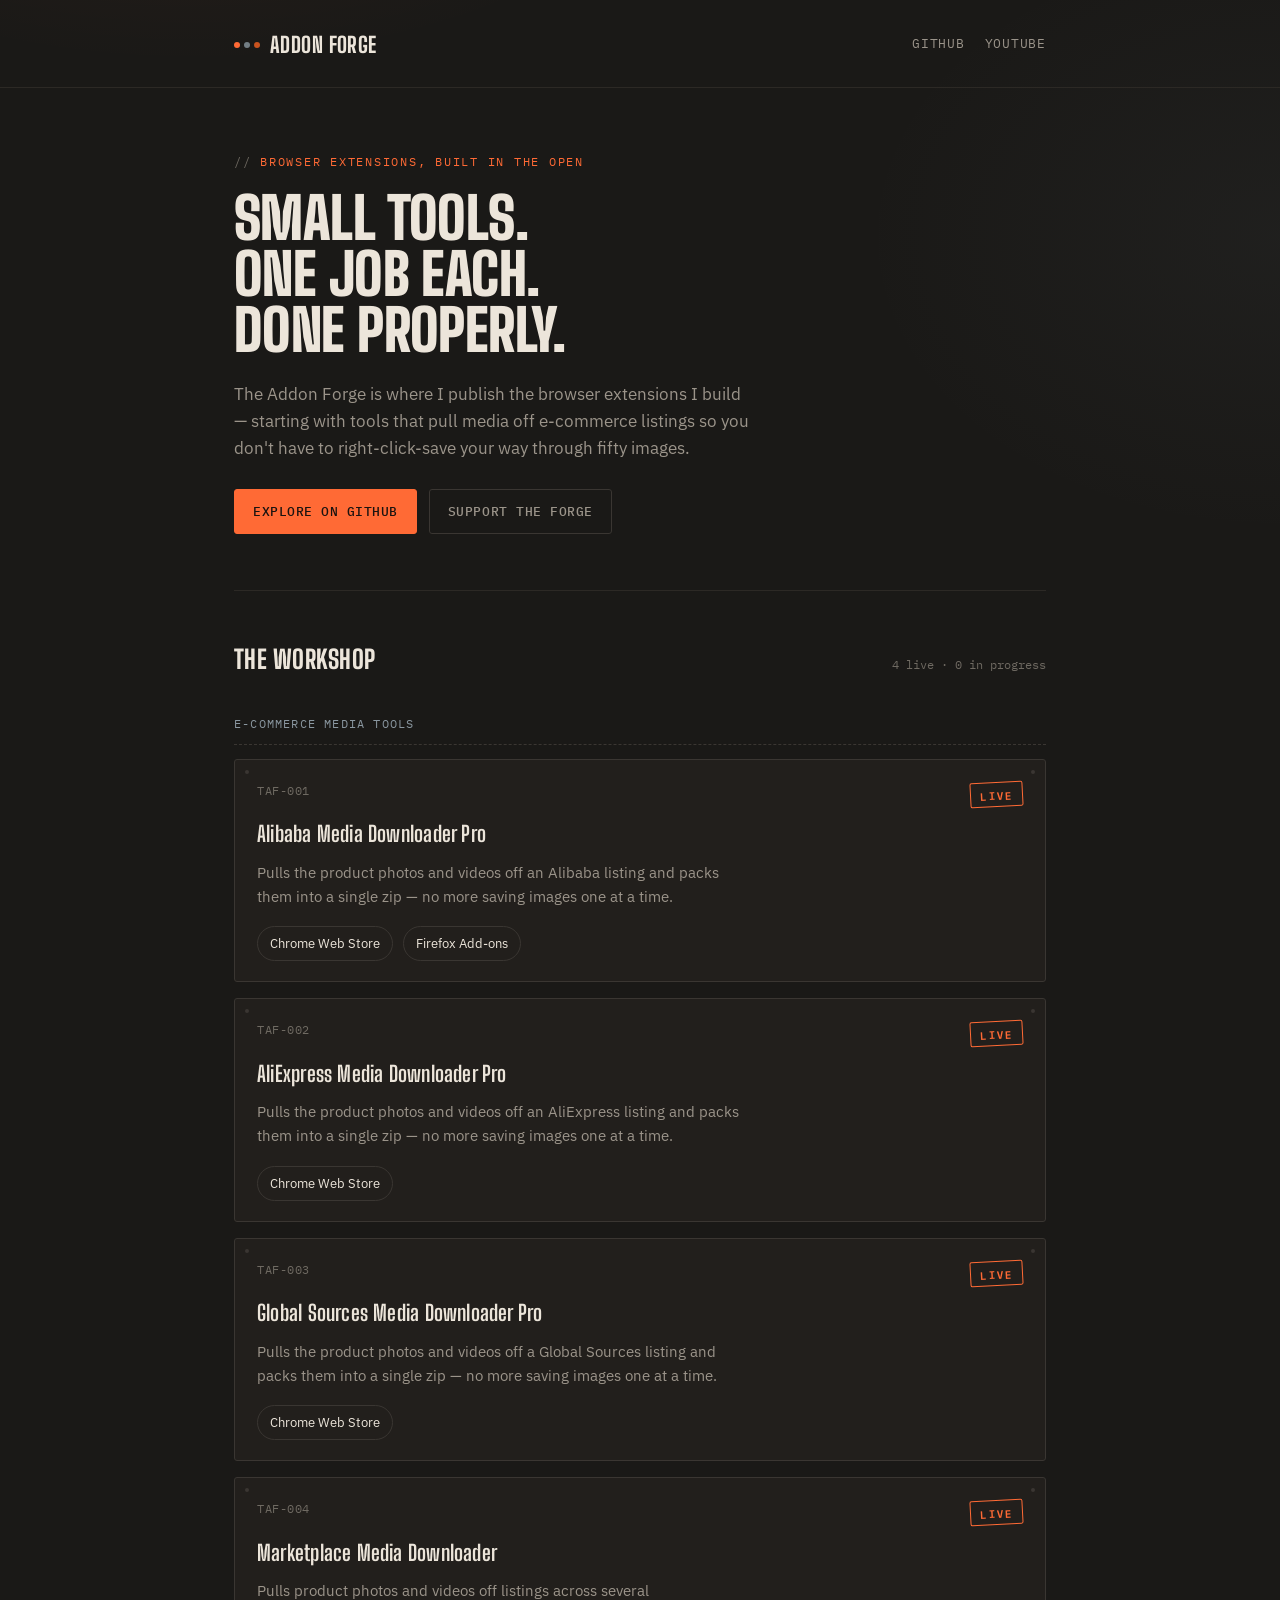
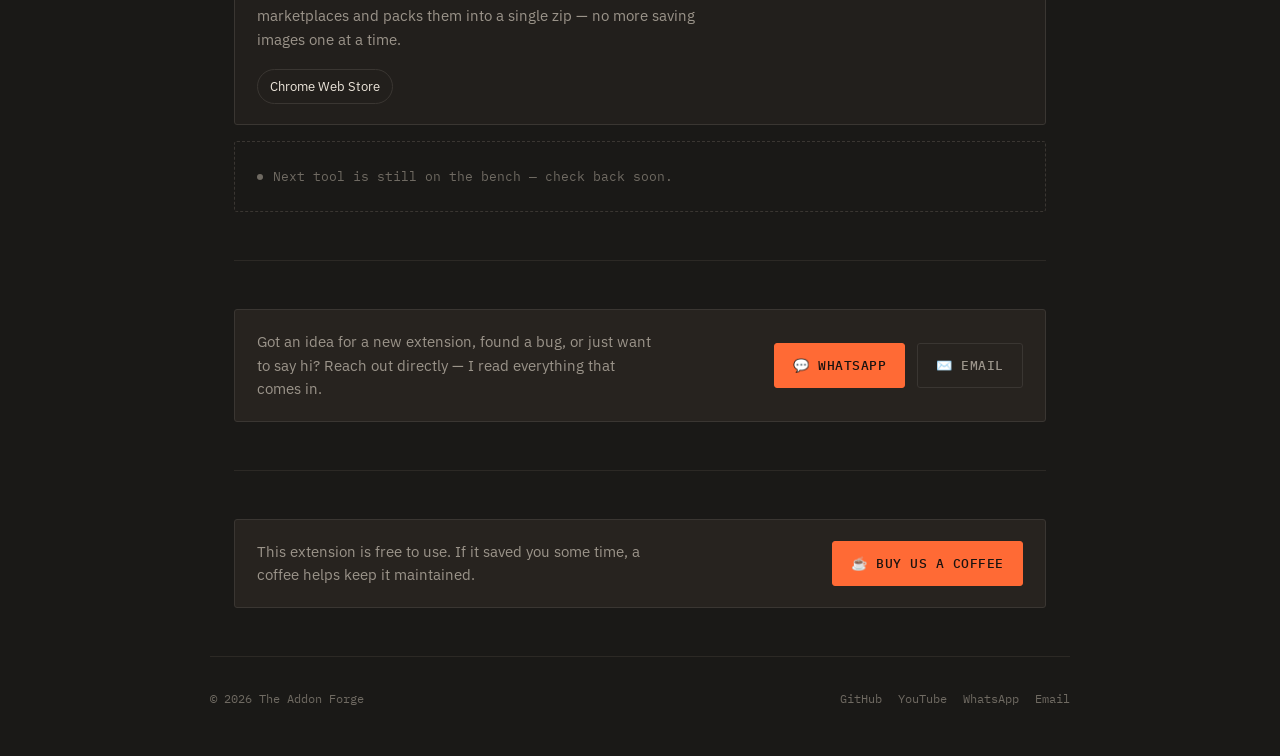
<file: docs/index.html>
<!doctype html>
<html lang="en">
  <head>
    <!-- Google Tag Manager -->
    <script>
      (function (w, d, s, l, i) {
        w[l] = w[l] || [];
        w[l].push({
          "gtm.start": new Date().getTime(),
          event: "gtm.js",
        });
        var f = d.getElementsByTagName(s)[0],
          j = d.createElement(s),
          dl = l != "dataLayer" ? "&l=" + l : "";
        j.async = true;
        j.src = "https://www.googletagmanager.com/gtm.js?id=" + i + dl;
        f.parentNode.insertBefore(j, f);
      })(window, document, "script", "dataLayer", "GTM-52HC9KGJ");
    </script>
    <!-- End Google Tag Manager -->
    <meta charset="UTF-8" />
    <meta name="viewport" content="width=device-width, initial-scale=1.0" />
    <title>The Addon Forge — Browser Extensions</title>
    <meta
      name="description"
      content="The Addon Forge builds small, focused browser extensions. Currently: Alibaba Media Downloader Pro, AliExpress Media Downloader Pro."
    />

    <link rel="icon" href="favicon.ico" sizes="any" />
    <link
      rel="icon"
      type="image/png"
      sizes="32x32"
      href="assets/favicon-32.png"
    />
    <link
      rel="icon"
      type="image/png"
      sizes="192x192"
      href="assets/favicon-192.png"
    />
    <link rel="apple-touch-icon" href="assets/apple-touch-icon.png" />

    <link rel="preconnect" href="https://fonts.googleapis.com" />
    <link rel="preconnect" href="https://fonts.gstatic.com" crossorigin />
    <link
      href="https://fonts.googleapis.com/css2?family=Big+Shoulders+Display:wght@600;800;900&family=IBM+Plex+Mono:wght@400;500;600&family=IBM+Plex+Sans:wght@400;500;600&display=swap"
      rel="stylesheet"
    />

    <style>
      :root {
        --bg: #1a1917;
        --bg-panel: #221f1c;
        --bg-panel-raised: #27231f;
        --line: #3a3632;
        --line-soft: #2c2925;
        --ember: #ff6a35;
        --ember-dim: #c9531f;
        --steel: #8a97a0;
        --text: #ece5da;
        --text-muted: #9b948a;
        --text-faint: #6f6a62;
        --radius: 3px;
      }

      * {
        box-sizing: border-box;
      }

      html {
        color-scheme: dark;
      }

      body {
        margin: 0;
        background: var(--bg);
        background-image:
          radial-gradient(
            ellipse 900px 500px at 15% -10%,
            rgba(255, 106, 53, 0.08),
            transparent 60%
          ),
          radial-gradient(
            ellipse 700px 500px at 100% 10%,
            rgba(138, 151, 160, 0.05),
            transparent 60%
          );
        color: var(--text);
        font-family: "IBM Plex Sans", system-ui, sans-serif;
        line-height: 1.6;
        -webkit-font-smoothing: antialiased;
      }

      a {
        color: inherit;
      }

      :focus-visible {
        outline: 2px solid var(--ember);
        outline-offset: 3px;
      }

      .wrap {
        max-width: 860px;
        margin: 0 auto;
        padding: 0 24px;
      }

      /* ---------- Header ---------- */

      header.site {
        padding: 28px 0 24px;
        border-bottom: 1px solid var(--line-soft);
      }

      .site-header-inner {
        display: flex;
        align-items: center;
        justify-content: space-between;
        gap: 16px;
        flex-wrap: wrap;
      }

      .wordmark {
        display: flex;
        align-items: center;
        gap: 10px;
        font-family: "Big Shoulders Display", sans-serif;
        font-weight: 800;
        font-size: 1.35rem;
        letter-spacing: 0.02em;
        text-decoration: none;
        text-transform: uppercase;
        color: var(--text);
      }

      .rivets {
        display: inline-flex;
        gap: 4px;
      }
      .rivets span {
        width: 6px;
        height: 6px;
        border-radius: 50%;
        background: var(--ember);
        display: inline-block;
      }
      .rivets span:nth-child(2) {
        background: var(--steel);
        opacity: 0.8;
      }
      .rivets span:nth-child(3) {
        background: var(--ember-dim);
      }

      nav.site-links {
        display: flex;
        gap: 20px;
        font-family: "IBM Plex Mono", monospace;
        font-size: 0.8rem;
        text-transform: uppercase;
        letter-spacing: 0.06em;
      }
      nav.site-links a {
        text-decoration: none;
        color: var(--text-muted);
        border-bottom: 1px solid transparent;
        padding-bottom: 2px;
        transition:
          color 0.15s ease,
          border-color 0.15s ease;
      }
      nav.site-links a:hover {
        color: var(--ember);
        border-color: var(--ember);
      }

      /* ---------- Hero ---------- */

      .hero {
        padding: 64px 0 56px;
      }

      .eyebrow {
        font-family: "IBM Plex Mono", monospace;
        font-size: 0.78rem;
        text-transform: uppercase;
        letter-spacing: 0.14em;
        color: var(--ember);
        margin: 0 0 18px;
      }
      .eyebrow::before {
        content: "// ";
        color: var(--text-faint);
      }

      .hero h1 {
        font-family: "Big Shoulders Display", sans-serif;
        font-weight: 900;
        text-transform: uppercase;
        font-size: clamp(2.4rem, 6vw, 3.6rem);
        line-height: 0.98;
        letter-spacing: -0.01em;
        margin: 0 0 22px;
        max-width: 12ch;
      }

      .hero p.lead {
        font-size: 1.05rem;
        color: var(--text-muted);
        max-width: 52ch;
        margin: 0 0 28px;
      }

      .hero-actions {
        display: flex;
        gap: 12px;
        flex-wrap: wrap;
      }

      .btn {
        display: inline-flex;
        align-items: center;
        gap: 8px;
        padding: 11px 18px;
        text-decoration: none;
        border-radius: var(--radius);
        font-family: "IBM Plex Mono", monospace;
        font-size: 0.82rem;
        font-weight: 500;
        text-transform: uppercase;
        letter-spacing: 0.04em;
        border: 1px solid var(--line);
        transition:
          transform 0.15s ease,
          border-color 0.15s ease,
          background 0.15s ease;
      }
      .btn:hover {
        transform: translateY(-1px);
      }

      .btn-primary {
        background: var(--ember);
        border-color: var(--ember);
        color: #1a1310;
      }
      .btn-primary:hover {
        background: #ff7c4d;
      }

      .btn-ghost {
        background: transparent;
        color: var(--text-muted);
      }
      .btn-ghost:hover {
        color: var(--text);
        border-color: var(--text-muted);
      }

      /* ---------- Section scaffolding ---------- */

      section.block {
        padding: 48px 0;
        border-top: 1px solid var(--line-soft);
      }

      .section-head {
        display: flex;
        align-items: baseline;
        justify-content: space-between;
        gap: 16px;
        margin-bottom: 8px;
        flex-wrap: wrap;
      }

      .section-head h2 {
        font-family: "Big Shoulders Display", sans-serif;
        font-weight: 800;
        text-transform: uppercase;
        letter-spacing: 0.01em;
        font-size: 1.6rem;
        margin: 0;
      }

      .section-note {
        font-family: "IBM Plex Mono", monospace;
        font-size: 0.75rem;
        color: var(--text-faint);
      }

      .category {
        margin-top: 34px;
      }
      .category:first-of-type {
        margin-top: 26px;
      }

      .category-label {
        font-family: "IBM Plex Mono", monospace;
        font-size: 0.75rem;
        text-transform: uppercase;
        letter-spacing: 0.1em;
        color: var(--steel);
        margin: 0 0 14px;
        padding-bottom: 10px;
        border-bottom: 1px dashed var(--line);
      }

      .tool-grid {
        display: grid;
        grid-template-columns: 1fr;
        gap: 16px;
      }

      /* ---------- Tool tag card ---------- */

      .tool-card {
        position: relative;
        background: var(--bg-panel);
        border: 1px solid var(--line);
        border-radius: var(--radius);
        padding: 22px 22px 20px;
        transition:
          transform 0.15s ease,
          border-color 0.15s ease;
      }
      .tool-card:hover {
        border-color: #4a443d;
        transform: translateY(-2px);
      }

      /* corner rivets, tool-tag styling */
      .tool-card::before,
      .tool-card::after {
        content: "";
        position: absolute;
        top: 10px;
        width: 4px;
        height: 4px;
        border-radius: 50%;
        background: var(--line);
      }
      .tool-card::before {
        left: 10px;
      }
      .tool-card::after {
        right: 10px;
      }

      .tool-card-top {
        display: flex;
        justify-content: space-between;
        align-items: flex-start;
        gap: 12px;
        margin-bottom: 10px;
      }

      .tool-serial {
        font-family: "IBM Plex Mono", monospace;
        font-size: 0.72rem;
        color: var(--text-faint);
        letter-spacing: 0.05em;
      }

      .stamp {
        font-family: "IBM Plex Mono", monospace;
        font-size: 0.68rem;
        font-weight: 600;
        text-transform: uppercase;
        letter-spacing: 0.12em;
        padding: 3px 9px;
        border: 1.5px solid var(--ember);
        color: var(--ember);
        border-radius: 2px;
        transform: rotate(-3deg);
        white-space: nowrap;
      }

      .stamp.stamp-progress {
        border-color: var(--steel);
        color: var(--steel);
        transform: rotate(-3deg);
      }

      .tool-name {
        font-family: "Big Shoulders Display", sans-serif;
        font-weight: 700;
        font-size: 1.35rem;
        margin: 0 0 8px;
        text-transform: none;
        letter-spacing: 0.01em;
      }

      .tool-desc {
        color: var(--text-muted);
        font-size: 0.95rem;
        margin: 0 0 18px;
        max-width: 54ch;
      }

      .tool-links {
        display: flex;
        flex-wrap: wrap;
        gap: 10px;
        align-items: center;
      }

      .pill {
        display: inline-flex;
        align-items: center;
        gap: 6px;
        padding: 6px 12px;
        border-radius: 999px;
        border: 1px solid var(--line);
        text-decoration: none;
        font-size: 0.82rem;
        color: var(--text);
        transition:
          border-color 0.15s ease,
          color 0.15s ease;
      }
      .pill:hover {
        border-color: var(--ember);
        color: var(--ember);
      }

      .pill-note {
        font-family: "IBM Plex Mono", monospace;
        font-size: 0.78rem;
        color: var(--text-faint);
      }

      /* ---------- Reserved / empty slot ---------- */

      .slot-empty {
        border: 1px dashed var(--line);
        border-radius: var(--radius);
        padding: 24px 22px;
        color: var(--text-faint);
        font-family: "IBM Plex Mono", monospace;
        font-size: 0.82rem;
        display: flex;
        align-items: center;
        gap: 10px;
      }
      .slot-empty .dot {
        width: 6px;
        height: 6px;
        border-radius: 50%;
        background: var(--text-faint);
        flex-shrink: 0;
      }

      /* ---------- Support ---------- */

      .support-row {
        display: flex;
        align-items: center;
        justify-content: space-between;
        gap: 16px;
        flex-wrap: wrap;
        background: var(--bg-panel-raised);
        border: 1px solid var(--line);
        border-radius: var(--radius);
        padding: 20px 22px;
      }

      .support-row p {
        margin: 0;
        color: var(--text-muted);
        font-size: 0.92rem;
        max-width: 44ch;
      }

      /* ---------- Footer ---------- */

      footer.site {
        padding: 32px 0 48px;
        border-top: 1px solid var(--line-soft);
        display: flex;
        justify-content: space-between;
        align-items: center;
        gap: 12px;
        flex-wrap: wrap;
        font-family: "IBM Plex Mono", monospace;
        font-size: 0.76rem;
        color: var(--text-faint);
      }
      footer.site a {
        color: var(--text-faint);
        text-decoration: none;
      }
      footer.site a:hover {
        color: var(--ember);
      }

      .footer-links {
        display: flex;
        gap: 16px;
      }

      /* ---------- Entrance (respects reduced motion) ---------- */

      @media (prefers-reduced-motion: no-preference) {
        .hero .eyebrow,
        .hero h1,
        .hero p.lead,
        .hero-actions {
          animation: rise 0.5s ease both;
        }
        .hero h1 {
          animation-delay: 0.05s;
        }
        .hero p.lead {
          animation-delay: 0.1s;
        }
        .hero-actions {
          animation-delay: 0.15s;
        }

        @keyframes rise {
          from {
            opacity: 0;
            transform: translateY(8px);
          }
          to {
            opacity: 1;
            transform: translateY(0);
          }
        }
      }

      @media (min-width: 620px) {
        .tool-grid {
          grid-template-columns: 1fr;
        }
      }
    </style>
  </head>
  <body>
    <header class="site">
      <div class="wrap site-header-inner">
        <a href="#top" class="wordmark">
          <span class="rivets"><span></span><span></span><span></span></span>
          Addon Forge
        </a>
        <nav class="site-links">
          <a
            href="https://github.com/TheAddonForge"
            target="_blank"
            rel="noopener"
            >GitHub</a
          >
          <a
            href="https://www.youtube.com/@theaddonforge"
            target="_blank"
            rel="noopener"
            >YouTube</a
          >
        </nav>
      </div>
    </header>

    <main class="wrap" id="top">
      <section class="hero">
        <p class="eyebrow">Browser extensions, built in the open</p>
        <h1>Small tools. One job each. Done properly.</h1>
        <p class="lead">
          The Addon Forge is where I publish the browser extensions I build —
          starting with tools that pull media off e-commerce listings so you
          don't have to right-click-save your way through fifty images.
        </p>
        <div class="hero-actions">
          <a
            class="btn btn-primary"
            href="https://github.com/TheAddonForge"
            target="_blank"
            rel="noopener"
            >Explore on GitHub</a
          >
          <a
            class="btn btn-ghost"
            href="https://ko-fi.com/prablordeppey"
            target="_blank"
            rel="noopener"
            >Support the forge</a
          >
        </div>
      </section>

      <section class="block" id="extensions">
        <div class="section-head">
          <h2>The Workshop</h2>
          <span class="section-note">4 live · 0 in progress</span>
        </div>

        <!--
        Adding a new extension:
        duplicate one .tool-card block inside the relevant .category,
        or start a new .category block (with its own .category-label)
        for a new grouping — e.g. "Media Utilities" once the YouTube
        tool ships. Keep serial numbers sequential (TAF-001, TAF-002, ...).
      -->
        <div class="category">
          <p class="category-label">E-commerce media tools</p>
          <div class="tool-grid">
            <article class="tool-card">
              <div class="tool-card-top">
                <span class="tool-serial">TAF-001</span>
                <span class="stamp">Live</span>
              </div>
              <h3 class="tool-name">Alibaba Media Downloader Pro</h3>
              <p class="tool-desc">
                Pulls the product photos and videos off an Alibaba listing and
                packs them into a single zip — no more saving images one at a
                time.
              </p>
              <div class="tool-links">
                <a
                  class="pill"
                  href="https://chromewebstore.google.com/detail/alibaba-media-downloader/opbecmocliofeeooopdodcneelbconmp?authuser=0&hl=en-GB"
                  target="_blank"
                  rel="noopener"
                  >Chrome Web Store</a
                >
                <a
                  class="pill"
                  href="https://addons.mozilla.org/en-US/firefox/addon/alibaba-media-downloader-pro/"
                  target="_blank"
                  rel="noopener"
                  >Firefox Add-ons</a
                >
              </div>
            </article>

            <article class="tool-card">
              <div class="tool-card-top">
                <span class="tool-serial">TAF-002</span>
                <span class="stamp">Live</span>
              </div>
              <h3 class="tool-name">AliExpress Media Downloader Pro</h3>
              <p class="tool-desc">
                Pulls the product photos and videos off an AliExpress listing
                and packs them into a single zip — no more saving images one at
                a time.
              </p>
              <div class="tool-links">
                <a
                  class="pill"
                  href="https://chromewebstore.google.com/detail/aliexpress-media-download/njajbnkcmkcbojijfdolkcjaodplcoba"
                  target="_blank"
                  rel="noopener"
                  >Chrome Web Store</a
                >
              </div>
            </article>

            <article class="tool-card">
              <div class="tool-card-top">
                <span class="tool-serial">TAF-003</span>
                <!-- <span class="stamp stamp-progress">In Development</span> -->
                <span class="stamp">Live</span>
              </div>
              <h3 class="tool-name">Global Sources Media Downloader Pro</h3>
              <p class="tool-desc">
                Pulls the product photos and videos off a Global Sources listing
                and packs them into a single zip — no more saving images one at
                a time.
              </p>
              <div class="tool-links">
                <a
                  class="pill"
                  href="https://chromewebstore.google.com/detail/aliexpress-media-download/jnciegakephepdnagmofckeljfkekgnj"
                  target="_blank"
                  rel="noopener"
                  >Chrome Web Store</a
                >
              </div>
            </article>

            <article class="tool-card">
              <div class="tool-card-top">
                <span class="tool-serial">TAF-004</span>
                <!-- <span class="stamp stamp-progress">In Development</span> -->
                <span class="stamp">Live</span>
              </div>
              <h3 class="tool-name">Marketplace Media Downloader</h3>
              <p class="tool-desc">
                Pulls product photos and videos off listings across several
                marketplaces and packs them into a single zip — no more saving
                images one at a time.
              </p>
              <div class="tool-links">
                <!-- <span class="pill-note"
                  >Not yet published — check back soon.</span
                > -->
                <a
                  class="pill"
                  href="https://chromewebstore.google.com/detail/aliexpress-media-download/fpgefgidaaijpidklplohbloochkdhji"
                  target="_blank"
                  rel="noopener"
                  >Chrome Web Store</a
                >
              </div>
            </article>

            <div class="slot-empty">
              <span class="dot"></span>
              Next tool is still on the bench — check back soon.
            </div>
          </div>
        </div>
      </section>

      <section class="block">
        <div class="support-row">
          <p>
            Got an idea for a new extension, found a bug, or just want to say
            hi? Reach out directly — I read everything that comes in.
          </p>
          <div class="hero-actions">
            <a
              class="btn btn-primary"
              href="https://wa.me/233205878803"
              target="_blank"
              rel="noopener"
              >💬 WhatsApp</a
            >
            <a class="btn btn-ghost" href="mailto:prablordeppey@gmail.com"
              >✉️ Email</a
            >
          </div>
        </div>
      </section>

      <section class="block">
        <div class="support-row">
          <p>
            This extension is free to use. If it saved you some time, a coffee
            helps keep it maintained.
          </p>
          <a
            class="btn btn-primary"
            href="https://ko-fi.com/prablordeppey"
            target="_blank"
            rel="noopener"
            >☕ Buy us a coffee</a
          >
        </div>
      </section>
    </main>

    <footer class="site wrap">
      <span>© <span id="year"></span> The Addon Forge</span>
      <span class="footer-links">
        <a
          href="https://github.com/TheAddonForge"
          target="_blank"
          rel="noopener"
          >GitHub</a
        >
        <a
          href="https://www.youtube.com/@theaddonforge"
          target="_blank"
          rel="noopener"
          >YouTube</a
        >
        <a href="https://wa.me/233205878803" target="_blank" rel="noopener"
          >WhatsApp</a
        >
        <a href="mailto:prablordeppey@gmail.com">Email</a>
      </span>
    </footer>

    <script>
      document.getElementById("year").textContent = new Date().getFullYear();
    </script>
  </body>
</html>
</file>
